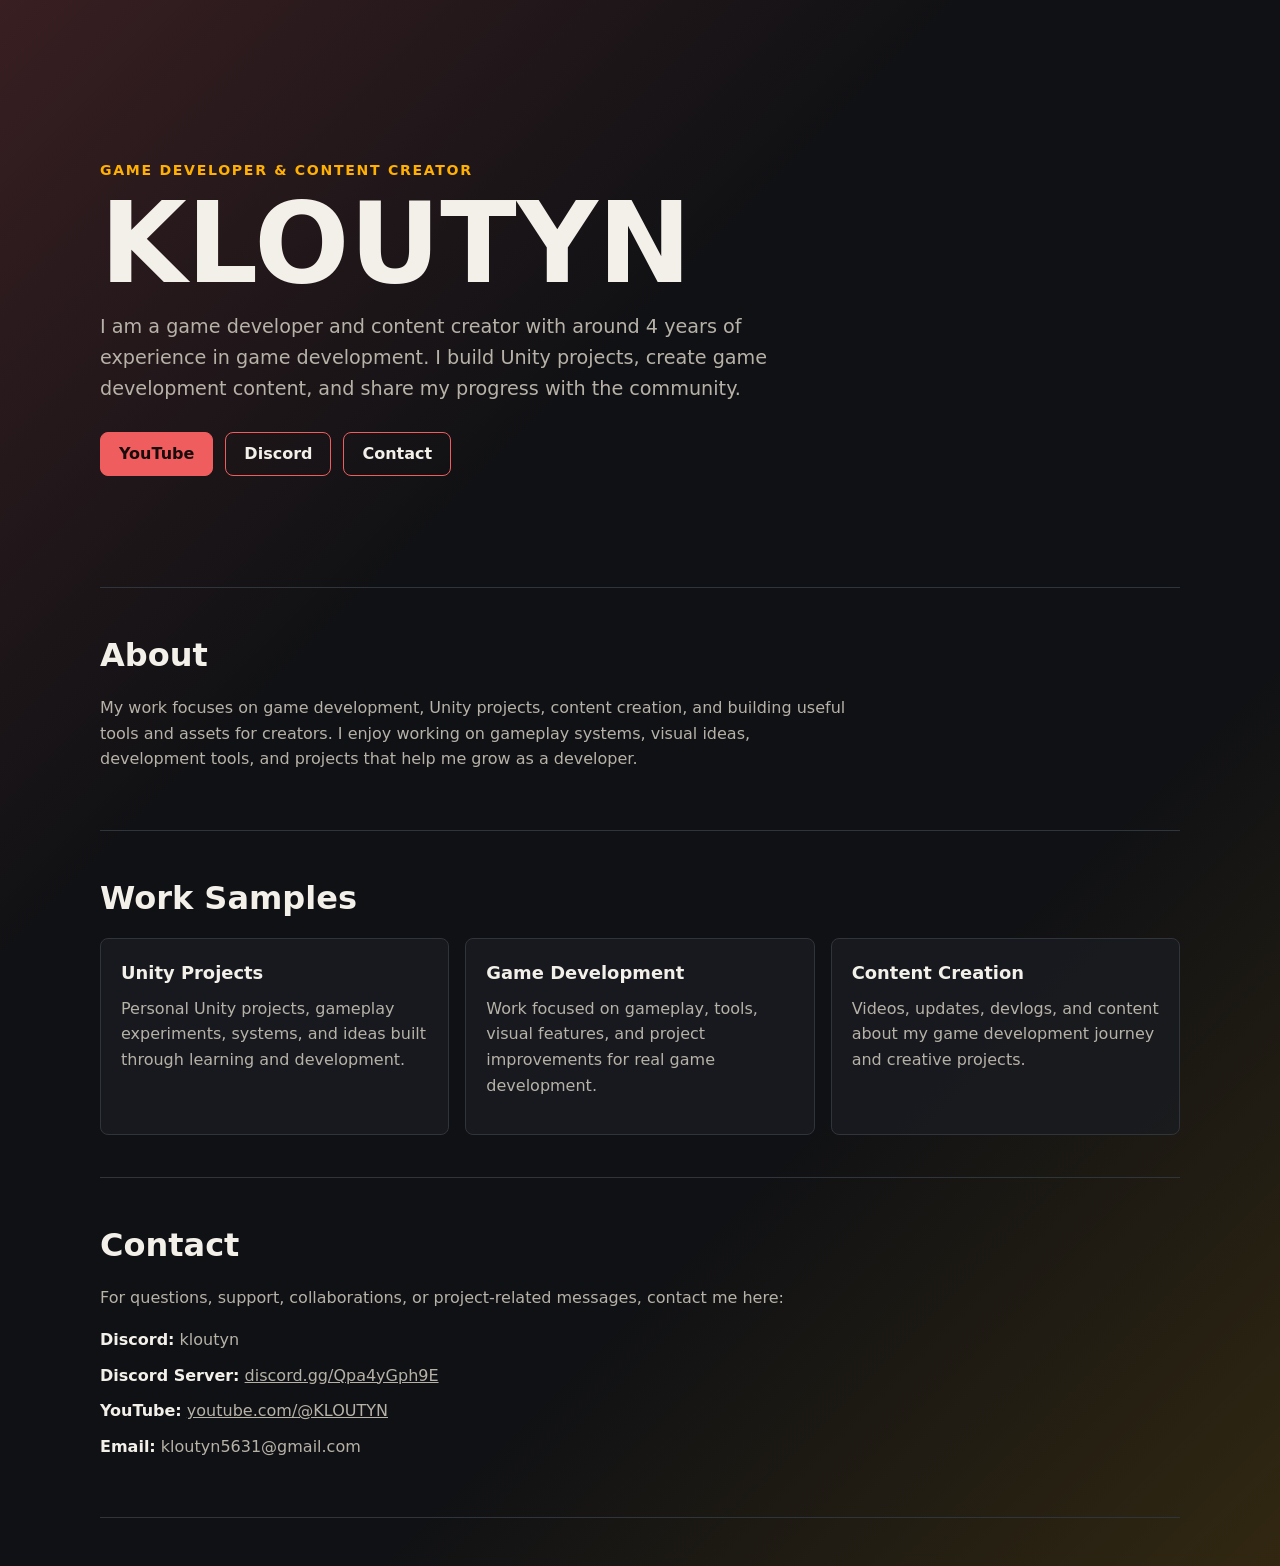
<file: index.html>
<!doctype html>
<html lang="en">
  <head>
    <meta charset="utf-8" />
    <meta name="viewport" content="width=device-width, initial-scale=1" />
    <title>KLOUTYN - Game Developer & Content Creator</title>
    <meta
      name="description"
      content="KLOUTYN is a game developer, content creator, and Unity creator with around 4 years of game development experience."
    />
    <link rel="stylesheet" href="styles.css" />
  </head>
  <body>
    <main class="page">
      <section class="hero" aria-labelledby="page-title">
        <div class="hero__content">
          <p class="eyebrow">Game Developer & Content Creator</p>
          <h1 id="page-title">KLOUTYN</h1>
          <p class="intro">
            I am a game developer and content creator with around 4 years of
            experience in game development. I build Unity projects, create game
            development content, and share my progress with the community.
          </p>
          <div class="actions" aria-label="Contact and links">
            <a href="https://www.youtube.com/@KLOUTYN" class="button">
              YouTube
            </a>
            <a href="https://discord.gg/Qpa4yGph9E" class="button button--secondary">
              Discord
            </a>
            <a href="#contact" class="button button--secondary">Contact</a>
          </div>
        </div>
      </section>

      <section class="section" aria-labelledby="about-title">
        <h2 id="about-title">About</h2>
        <p>
          My work focuses on game development, Unity projects, content creation,
          and building useful tools and assets for creators. I enjoy working on
          gameplay systems, visual ideas, development tools, and projects that
          help me grow as a developer.
        </p>
      </section>

      <section class="section" aria-labelledby="samples-title">
        <h2 id="samples-title">Work Samples</h2>
        <div class="samples">
          <article class="sample">
            <h3>Unity Projects</h3>
            <p>
              Personal Unity projects, gameplay experiments, systems, and ideas
              built through learning and development.
            </p>
          </article>
          <article class="sample">
            <h3>Game Development</h3>
            <p>
              Work focused on gameplay, tools, visual features, and project
              improvements for real game development.
            </p>
          </article>
          <article class="sample">
            <h3>Content Creation</h3>
            <p>
              Videos, updates, devlogs, and content about my game development
              journey and creative projects.
            </p>
          </article>
        </div>
      </section>

      <section class="section contact" id="contact" aria-labelledby="contact-title">
        <h2 id="contact-title">Contact</h2>
        <p>
          For questions, support, collaborations, or project-related messages,
          contact me here:
        </p>
        <ul>
          <li><strong>Discord:</strong> kloutyn</li>
          <li>
            <strong>Discord Server:</strong>
            <a href="https://discord.gg/Qpa4yGph9E">
              discord.gg/Qpa4yGph9E
            </a>
          </li>
          <li>
            <strong>YouTube:</strong>
            <a href="https://www.youtube.com/@KLOUTYN">
              youtube.com/@KLOUTYN
            </a>
          </li>
          <li><strong>Email:</strong> kloutyn5631@gmail.com</li>
        </ul>
      </section>
    </main>
  </body>
</html>
</file>
<file: styles.css>
:root {
  color-scheme: dark;
  --bg: #101114;
  --panel: #191b20;
  --text: #f3f0ea;
  --muted: #b7b2a8;
  --line: #30343b;
  --accent: #f05d5e;
  --accent-strong: #ffb000;
}

* {
  box-sizing: border-box;
}

body {
  margin: 0;
  min-height: 100vh;
  background:
    linear-gradient(135deg, rgba(240, 93, 94, 0.18), transparent 34%),
    linear-gradient(315deg, rgba(255, 176, 0, 0.14), transparent 32%),
    var(--bg);
  color: var(--text);
  font-family:
    Inter, ui-sans-serif, system-ui, -apple-system, BlinkMacSystemFont, "Segoe UI",
    sans-serif;
  line-height: 1.6;
}

a {
  color: inherit;
}

.page {
  width: min(1080px, calc(100% - 32px));
  margin: 0 auto;
  padding: 48px 0;
}

.hero {
  min-height: 60vh;
  display: flex;
  align-items: center;
  border-bottom: 1px solid var(--line);
}

.hero__content {
  width: min(760px, 100%);
}

.eyebrow {
  margin: 0 0 12px;
  color: var(--accent-strong);
  font-size: 0.88rem;
  font-weight: 700;
  letter-spacing: 0.12em;
  text-transform: uppercase;
}

h1,
h2,
h3,
p {
  margin-top: 0;
}

h1 {
  margin-bottom: 18px;
  font-size: clamp(3rem, 12vw, 7rem);
  line-height: 0.9;
  letter-spacing: 0;
}

h2 {
  margin-bottom: 14px;
  font-size: 2rem;
}

h3 {
  margin-bottom: 8px;
  font-size: 1.12rem;
}

.intro {
  max-width: 720px;
  color: var(--muted);
  font-size: 1.2rem;
}

.actions {
  display: flex;
  flex-wrap: wrap;
  gap: 12px;
  margin-top: 28px;
}

.button {
  display: inline-flex;
  align-items: center;
  justify-content: center;
  min-height: 44px;
  padding: 0 18px;
  border: 1px solid var(--accent);
  border-radius: 8px;
  background: var(--accent);
  color: #180c0c;
  font-weight: 800;
  text-decoration: none;
}

.button--secondary {
  background: transparent;
  color: var(--text);
}

.section {
  padding: 42px 0;
  border-bottom: 1px solid var(--line);
}

.section > p {
  max-width: 760px;
  color: var(--muted);
}

.samples {
  display: grid;
  grid-template-columns: repeat(3, minmax(0, 1fr));
  gap: 16px;
}

.sample {
  min-height: 160px;
  padding: 20px;
  border: 1px solid var(--line);
  border-radius: 8px;
  background: rgba(25, 27, 32, 0.82);
}

.sample p,
.contact p,
.contact li {
  color: var(--muted);
}

.contact ul {
  display: grid;
  gap: 10px;
  padding: 0;
  list-style: none;
}

.contact strong {
  color: var(--text);
}

@media (max-width: 760px) {
  .page {
    width: min(100% - 24px, 1080px);
    padding: 28px 0;
  }

  .hero {
    min-height: 560px;
  }

  .samples {
    grid-template-columns: 1fr;
  }
}
</file>
